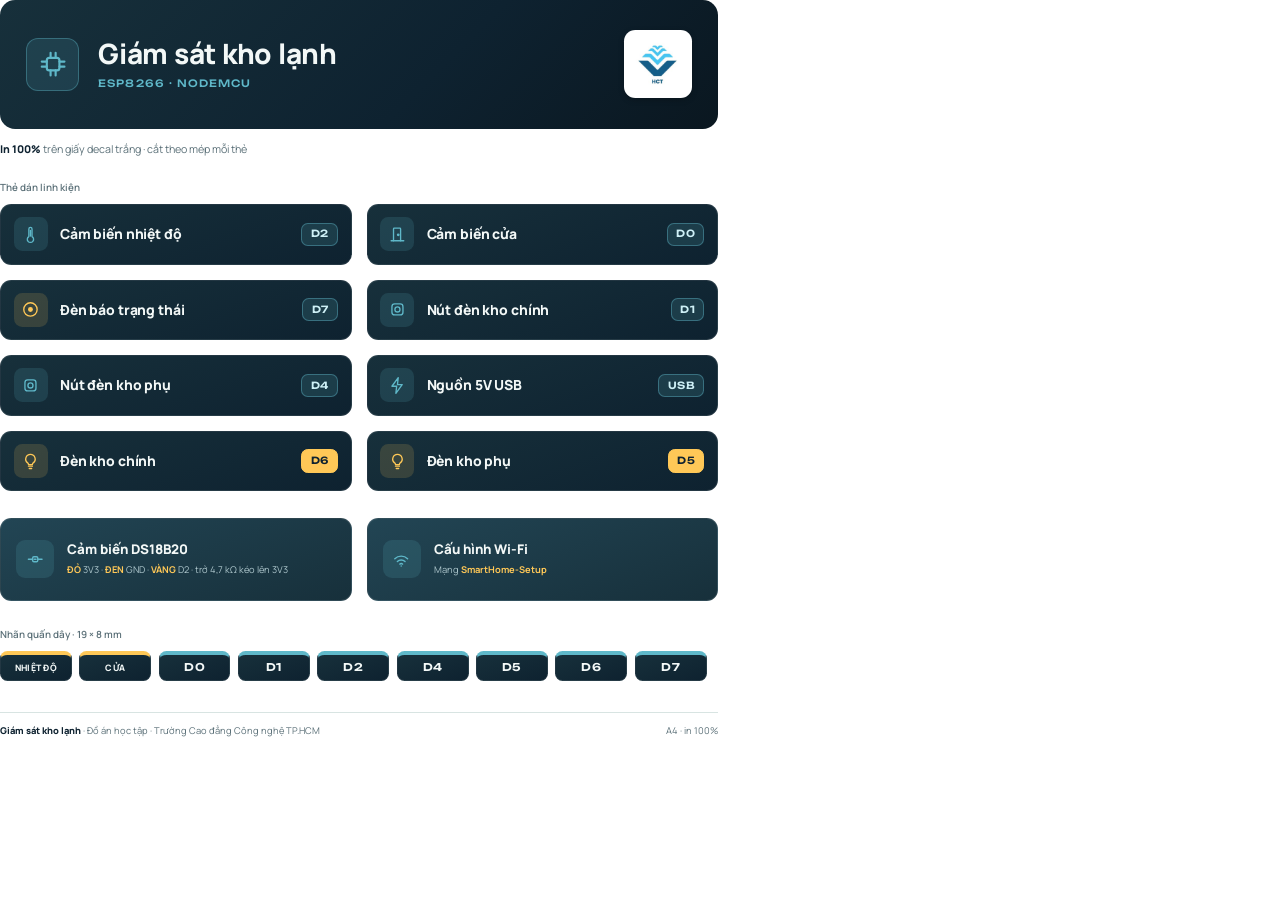
<file: docs/labels/labels-vi.html>
<!doctype html><html lang="vi"><head><meta charset="utf-8">
<title>Nhãn dán — Giám sát kho lạnh</title>
<link rel="stylesheet" href="https://fonts.googleapis.com/css2?family=Manrope:wght@400;600;800&family=Unbounded:wght@500;600&display=swap">
<style>
@page{size:A4;margin:10mm}
*{box-sizing:border-box;-webkit-print-color-adjust:exact;print-color-adjust:exact}
:root{--deep:#0E2230;--deep2:#17303B;--steel:#224554;--frost:#F3F8F7;--frostdim:#AEC7CD;--teal:#5FB8C9;--amber:#FFC857;--mut:#5B7078}
html,body{margin:0}
body{font-family:Manrope,"Segoe UI",Arial,sans-serif;color:var(--deep);background:#fff}
.wrap{width:190mm}
/* hero — the one bold place */
.hero{position:relative;overflow:hidden;width:190mm;height:34mm;border-radius:4mm;padding:0 7mm;display:flex;align-items:center;gap:5mm;color:var(--frost);
background:linear-gradient(135deg,#17303B 0%,#0E2230 60%,#0a1720 100%)}
.hero .mark{flex:0 0 auto;width:14mm;height:14mm;border-radius:3.2mm;display:grid;place-items:center;color:var(--teal);background:rgba(95,184,201,.14);border:1px solid rgba(95,184,201,.38)}
.hero .mark svg{width:8mm;height:8mm}
.wordmark{font-weight:800;font-size:21pt;line-height:1;letter-spacing:-.2pt}
.sub{font-family:Unbounded,Manrope,sans-serif;font-weight:500;font-size:7.6pt;letter-spacing:.8pt;color:var(--teal);margin-top:2.6mm}
.logotile{flex:0 0 auto;margin-left:auto;width:18mm;height:18mm;border-radius:3mm;background:#fff;display:grid;place-items:center;padding:2.2mm;box-shadow:0 2px 6px rgba(0,0,0,.2)}
.logotile img{width:100%;height:100%;object-fit:contain;display:block}
/* instruction + captions */
.instr{font-size:8pt;color:var(--mut);margin:3.5mm 0 6.5mm}
.instr b{color:var(--deep);font-weight:800}
.cap{font-size:7.4pt;color:var(--mut);font-weight:600;margin:0 0 2.6mm}
/* cards */
.grid{display:grid;grid-template-columns:1fr 1fr;gap:4mm;margin-bottom:7mm}
.card{display:flex;align-items:center;gap:3.2mm;height:16mm;padding:0 3.4mm;border-radius:3mm;color:var(--frost);
background:linear-gradient(160deg,#17303B,#0E2230);border:1px solid rgba(255,255,255,.08)}
.ic{flex:0 0 auto;width:9mm;height:9mm;border-radius:2.2mm;display:grid;place-items:center;color:var(--teal);background:rgba(95,184,201,.15)}
.ic svg{width:5mm;height:5mm}
.nm{flex:1;font-weight:800;font-size:10.4pt;line-height:1.05;letter-spacing:-.1pt}
.pin{flex:0 0 auto;font-family:Unbounded,Manrope,sans-serif;font-weight:600;font-size:7.4pt;letter-spacing:.3pt;color:#CEF0F6;
background:rgba(95,184,201,.16);border:1px solid rgba(95,184,201,.42);border-radius:1.8mm;padding:1.5mm 2.2mm;line-height:1}
.card.light .ic,.card.status .ic{color:var(--amber);background:rgba(255,200,87,.15)}
.card.light .pin{color:#0E2230;background:var(--amber);border-color:var(--amber)}
/* wiring cards */
.wcard{display:flex;align-items:center;gap:3.6mm;height:22mm;padding:0 4mm;border-radius:3mm;color:var(--frost);
background:linear-gradient(160deg,#224554,#17303B);border:1px solid rgba(255,255,255,.09)}
.wcard .ic{width:10mm;height:10mm;border-radius:2.4mm}
.wcard .ic svg{width:5.4mm;height:5.4mm}
.wt b{display:block;font-weight:800;font-size:10pt;line-height:1.1}
.wt small{display:block;margin-top:1.6mm;font-size:7pt;line-height:1.4;color:var(--frostdim)}
.wt small em{font-style:normal;color:var(--amber);font-weight:700}
/* cable tags */
.tags{display:flex;flex-wrap:wrap;gap:2mm}
.tag{width:19mm;height:8mm;border-radius:2mm;display:grid;place-items:center;text-align:center;color:var(--frost);
background:linear-gradient(160deg,#17303B,#0E2230);border:1px solid rgba(255,255,255,.08);border-top:1.2mm solid var(--teal)}
.tag.word{border-top-color:var(--amber);font-size:6.6pt;font-weight:800;letter-spacing:.2pt}
.tag.pin{font-family:Unbounded,Manrope,sans-serif;font-weight:600;font-size:8pt;letter-spacing:.3pt}
/* footer */
.foot{display:flex;justify-content:space-between;align-items:center;margin-top:8mm;padding-top:3mm;border-top:1px solid #D8E4E2;font-size:7pt;color:var(--mut)}
.foot b{color:var(--deep);font-weight:800}
</style></head><body><div class="wrap">

<div class="hero">
  <span class="mark"><svg viewBox="0 0 24 24" fill="none" stroke="currentColor" stroke-width="1.7" stroke-linecap="round" stroke-linejoin="round"><rect x="7" y="7" width="10" height="10" rx="2"/><path d="M10 3v4M14 3v4M10 17v4M14 17v4M3 10h4M3 14h4M17 10h4M17 14h4"/></svg></span>
  <div>
    <div class="wordmark">Giám sát kho lạnh</div>
    <div class="sub">ESP8266 · NODEMCU</div>
  </div>
  <span class="logotile"><img src="logo.png" alt="Logo trường"></span>
</div>

<div class="instr"><b>In 100%</b> trên giấy decal trắng · cắt theo mép mỗi thẻ</div>

<p class="cap">Thẻ dán linh kiện</p>
<div class="grid">
  <div class="card"><span class="ic"><svg viewBox="0 0 24 24" fill="none" stroke="currentColor" stroke-width="1.7" stroke-linecap="round" stroke-linejoin="round"><path d="M14 14.7V5a2 2 0 1 0-4 0v9.7a4 4 0 1 0 4 0Z"/><path d="M12 7v7"/></svg></span><span class="nm">Cảm biến nhiệt độ</span><span class="pin">D2</span></div>
  <div class="card"><span class="ic"><svg viewBox="0 0 24 24" fill="none" stroke="currentColor" stroke-width="1.7" stroke-linecap="round" stroke-linejoin="round"><path d="M4 20h16"/><path d="M7 20V5a1 1 0 0 1 1-1h7a1 1 0 0 1 1 1v15"/><circle cx="13" cy="12.5" r=".95"/></svg></span><span class="nm">Cảm biến cửa</span><span class="pin">D0</span></div>
  <div class="card status"><span class="ic"><svg viewBox="0 0 24 24" fill="none" stroke="currentColor" stroke-width="1.7"><circle cx="12" cy="12" r="8.5"/><circle cx="12" cy="12" r="3.1" fill="currentColor" stroke="none"/></svg></span><span class="nm">Đèn báo trạng thái</span><span class="pin">D7</span></div>
  <div class="card"><span class="ic"><svg viewBox="0 0 24 24" fill="none" stroke="currentColor" stroke-width="1.7"><rect x="5" y="5" width="14" height="14" rx="3.5"/><circle cx="12" cy="12" r="3.2"/></svg></span><span class="nm">Nút đèn kho chính</span><span class="pin">D1</span></div>
  <div class="card"><span class="ic"><svg viewBox="0 0 24 24" fill="none" stroke="currentColor" stroke-width="1.7"><rect x="5" y="5" width="14" height="14" rx="3.5"/><circle cx="12" cy="12" r="3.2"/></svg></span><span class="nm">Nút đèn kho phụ</span><span class="pin">D4</span></div>
  <div class="card"><span class="ic"><svg viewBox="0 0 24 24" fill="none" stroke="currentColor" stroke-width="1.7" stroke-linecap="round" stroke-linejoin="round"><path d="M13 2 5 13h6l-1 9 8-11h-6l1-9Z"/></svg></span><span class="nm">Nguồn 5V USB</span><span class="pin">USB</span></div>
  <div class="card light"><span class="ic"><svg viewBox="0 0 24 24" fill="none" stroke="currentColor" stroke-width="1.7" stroke-linecap="round" stroke-linejoin="round"><path d="M9.5 18h5"/><path d="M10.5 21h3"/><path d="M12 3a6 6 0 0 0-3.6 10.8c.7.6 1.1 1.3 1.1 2.2h5c0-.9.4-1.6 1.1-2.2A6 6 0 0 0 12 3Z"/></svg></span><span class="nm">Đèn kho chính</span><span class="pin">D6</span></div>
  <div class="card light"><span class="ic"><svg viewBox="0 0 24 24" fill="none" stroke="currentColor" stroke-width="1.7" stroke-linecap="round" stroke-linejoin="round"><path d="M9.5 18h5"/><path d="M10.5 21h3"/><path d="M12 3a6 6 0 0 0-3.6 10.8c.7.6 1.1 1.3 1.1 2.2h5c0-.9.4-1.6 1.1-2.2A6 6 0 0 0 12 3Z"/></svg></span><span class="nm">Đèn kho phụ</span><span class="pin">D5</span></div>
</div>

<div class="grid">
  <div class="wcard"><span class="ic"><svg viewBox="0 0 24 24" fill="none" stroke="currentColor" stroke-width="1.7" stroke-linecap="round" stroke-linejoin="round"><path d="M4 12h5"/><path d="M15 12h5"/><rect x="9" y="9" width="6" height="6" rx="1.5"/><path d="M11 12h2"/></svg></span><span class="wt"><b>Cảm biến DS18B20</b><small><em>ĐỎ</em> 3V3 · <em>ĐEN</em> GND · <em>VÀNG</em> D2 · trở 4,7 kΩ kéo lên 3V3</small></span></div>
  <div class="wcard"><span class="ic"><svg viewBox="0 0 24 24" fill="none" stroke="currentColor" stroke-width="1.7" stroke-linecap="round" stroke-linejoin="round"><path d="M4.5 11.5a10.5 10.5 0 0 1 15 0"/><path d="M7.5 14.7a6.4 6.4 0 0 1 9 0"/><path d="M10.4 17.7a2.7 2.7 0 0 1 3.2 0"/><circle cx="12" cy="20" r=".9" fill="currentColor" stroke="none"/></svg></span><span class="wt"><b>Cấu hình Wi-Fi</b><small>Mạng <em>SmartHome-Setup</em></small></span></div>
</div>

<p class="cap">Nhãn quấn dây · 19 × 8 mm</p>
<div class="tags">
  <div class="tag word">NHIỆT ĐỘ</div>
  <div class="tag word">CỬA</div>
  <div class="tag pin">D0</div>
  <div class="tag pin">D1</div>
  <div class="tag pin">D2</div>
  <div class="tag pin">D4</div>
  <div class="tag pin">D5</div>
  <div class="tag pin">D6</div>
  <div class="tag pin">D7</div>
</div>

<div class="foot"><span><b>Giám sát kho lạnh</b> · Đồ án học tập · Trường Cao đẳng Công nghệ TP.HCM</span><span>A4 · in 100%</span></div>
</div></body></html>
</file>
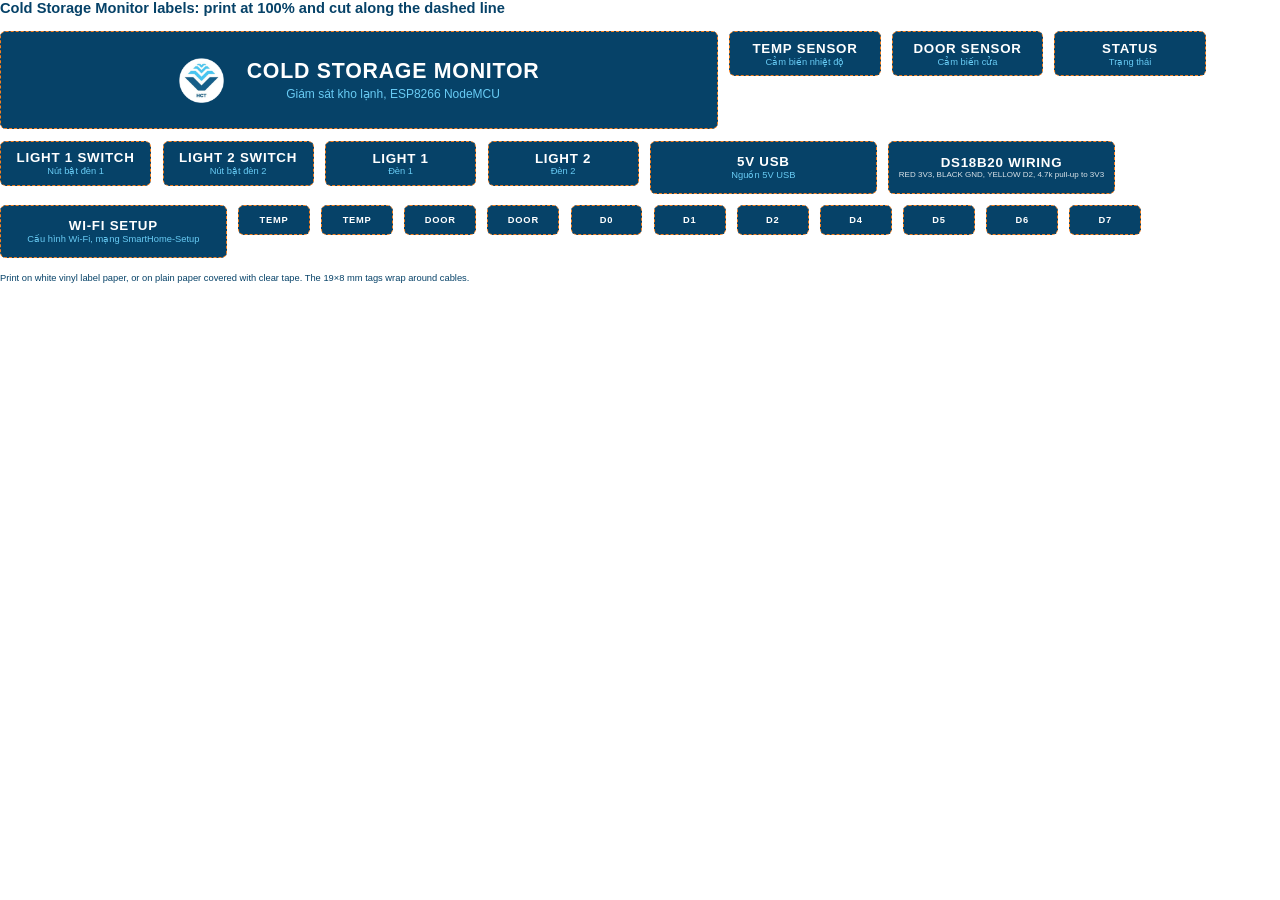
<file: docs/labels/labels.html>
<!doctype html><html><head><meta charset="utf-8"><title>Cold Storage Monitor labels</title>
<style>
@page{size:A4;margin:10mm}
body{margin:0;font-family:"Century Gothic","Segoe UI",Arial,sans-serif;color:#fff}
h1{color:#064268;font-size:11pt;margin:0 0 4mm}
.sheet{display:flex;flex-wrap:wrap;gap:3mm;align-content:flex-start}
.l{box-sizing:border-box;background:#064268;border:.3mm dashed #F58020;border-radius:1.5mm;display:flex;flex-direction:column;justify-content:center;align-items:center;text-align:center;padding:1mm;overflow:hidden}
.l b{font-size:10pt;letter-spacing:.2mm;text-transform:uppercase}
.l i{font-style:normal;font-size:7pt;color:#68CBF4}
.l small{font-size:6pt;color:#fff;opacity:.85}
.w{width:40mm;height:12mm}.m{width:60mm;height:14mm}.t{width:190mm;height:26mm;flex-direction:row;gap:6mm}
.t img{height:12mm;filter:none}.t b{font-size:16pt}.t i{font-size:9pt}
.s{width:19mm;height:8mm}.s b{font-size:7pt}
.n{color:#064268;font-size:7pt;margin-top:4mm}
</style></head><body>
<h1>Cold Storage Monitor labels: print at 100% and cut along the dashed line</h1>
<div class="sheet">
<div class="l t"><img src="logo.png"><div><b>Cold Storage Monitor</b><br><i>Giám sát kho lạnh, ESP8266 NodeMCU</i></div></div>
<div class="l w"><b>Temp sensor</b><i>Cảm biến nhiệt độ</i></div>
<div class="l w"><b>Door sensor</b><i>Cảm biến cửa</i></div>
<div class="l w"><b>Status</b><i>Trạng thái</i></div>
<div class="l w"><b>Light 1 switch</b><i>Nút bật đèn 1</i></div>
<div class="l w"><b>Light 2 switch</b><i>Nút bật đèn 2</i></div>
<div class="l w"><b>Light 1</b><i>Đèn 1</i></div>
<div class="l w"><b>Light 2</b><i>Đèn 2</i></div>
<div class="l m"><b>5V USB</b><i>Nguồn 5V USB</i></div>
<div class="l m"><b>DS18B20 wiring</b><small>RED 3V3, BLACK GND, YELLOW D2, 4.7k pull-up to 3V3</small></div>
<div class="l m"><b>Wi-Fi setup</b><i>Cấu hình Wi-Fi, mạng SmartHome-Setup</i></div>
<div class="l s"><b>TEMP</b></div><div class="l s"><b>TEMP</b></div><div class="l s"><b>DOOR</b></div><div class="l s"><b>DOOR</b></div>
<div class="l s"><b>D0</b></div><div class="l s"><b>D1</b></div><div class="l s"><b>D2</b></div><div class="l s"><b>D4</b></div><div class="l s"><b>D5</b></div><div class="l s"><b>D6</b></div><div class="l s"><b>D7</b></div>
</div>
<p class="n">Print on white vinyl label paper, or on plain paper covered with clear tape. The 19×8 mm tags wrap around cables.</p>
</body></html>
</file>
